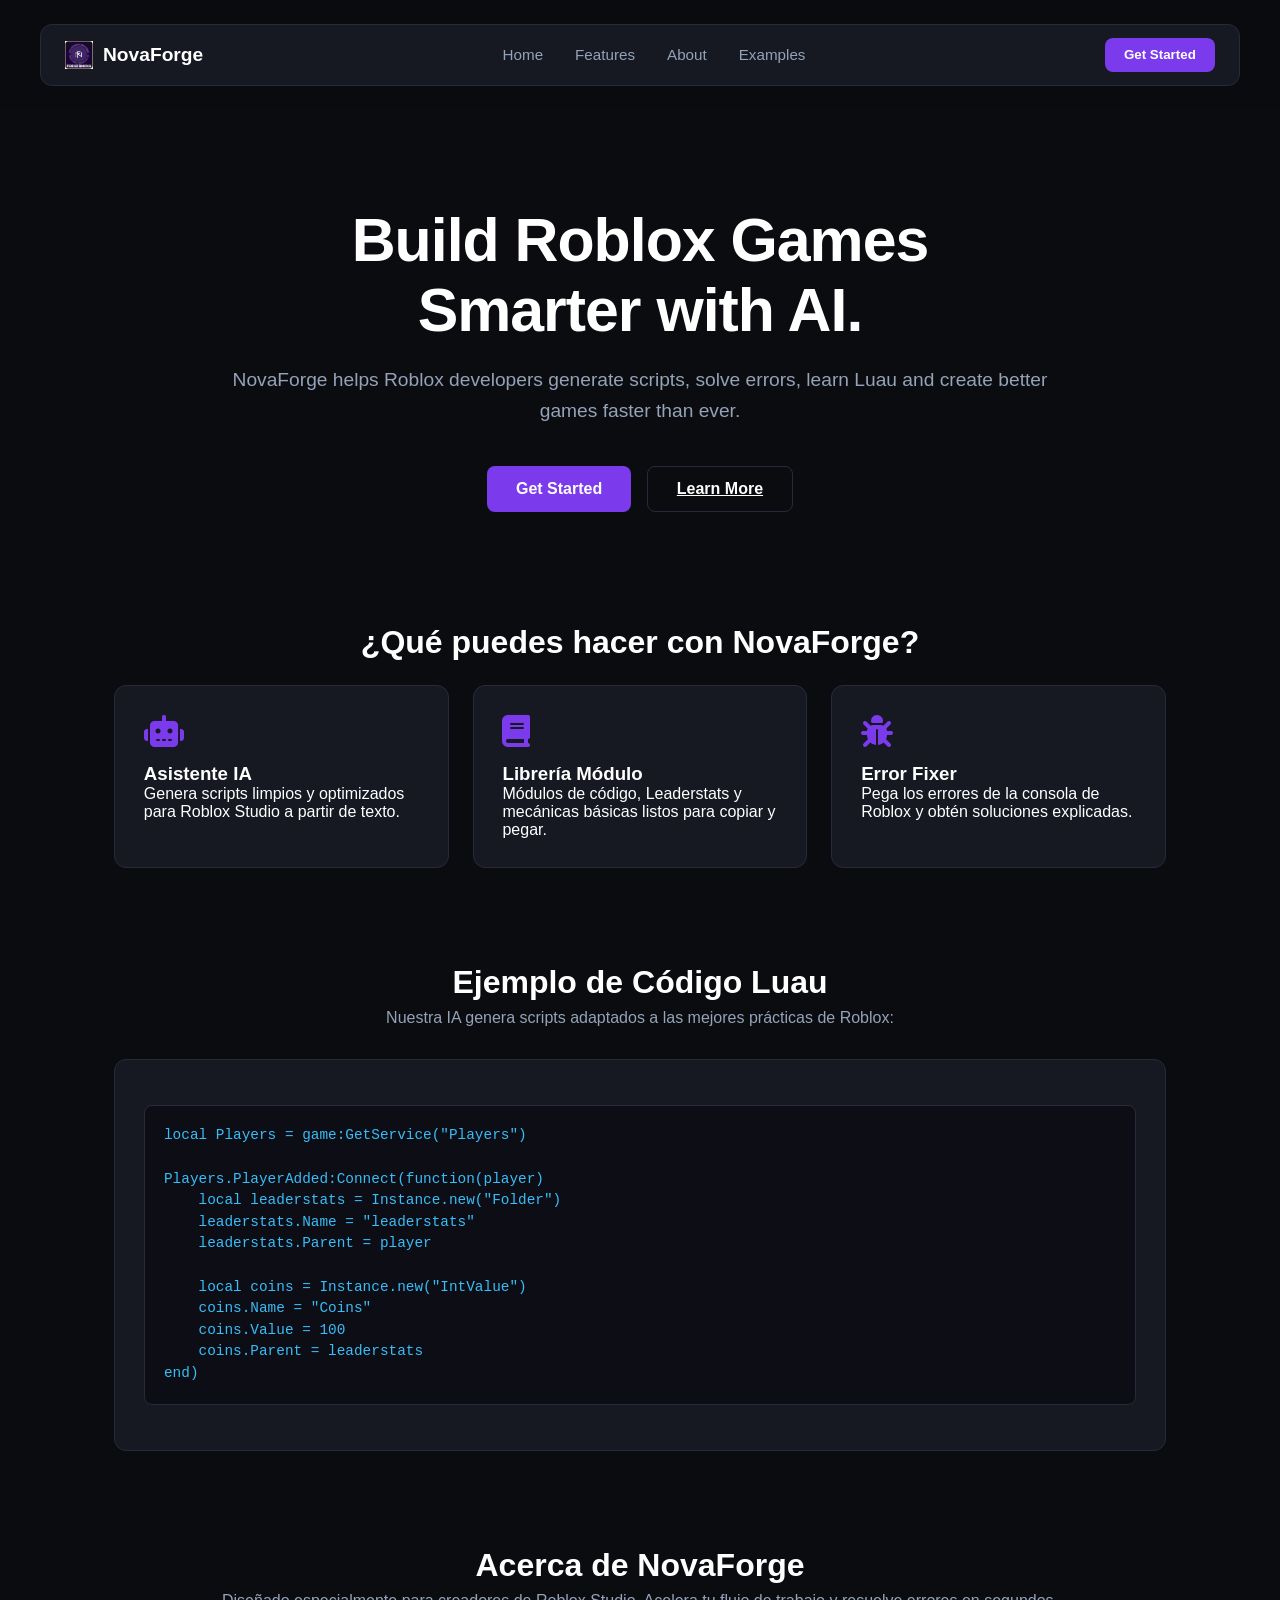
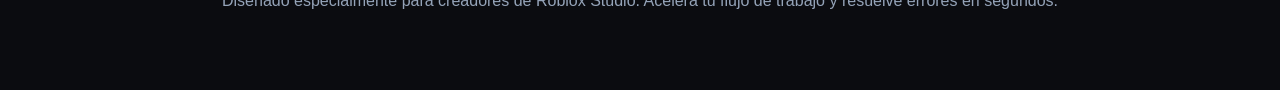
<file: index.html>
<!DOCTYPE html>
<html lang="es">
<head>
    <meta charset="UTF-8">
    <meta name="viewport" content="width=device-width, initial-scale=1.0">
    <title>NovaForge | Your Intelligent Developer Assistant</title>
    <link rel="stylesheet" href="style.css?v=8.0">
    <link rel="stylesheet" href="https://cdnjs.cloudflare.com/ajax/libs/font-awesome/6.4.0/css/all.min.css">
</head>
<body class="dark-theme theme-purple">

    <!-- ========================================== -->
    <!-- PANTALLA 1: LANDING PAGE INTACTA          -->
    <!-- ========================================== -->
    <div id="landing-screen" class="view-screen active">
        
        <!-- BARRA DE NAVEGACIÓN FLOTANTE -->
        <header class="navbar-container">
            <div class="navbar">
                <div class="nav-brand">
                    <img src="logo.png" alt="NovaForge Logo" class="custom-logo">
                    <span>NovaForge</span>
                </div>
                <nav class="nav-links">
                    <a href="#hero">Home</a>
                    <a href="#features">Features</a>
                    <a href="#about">About</a>
                    <a href="#code">Examples</a>
                </nav>
                <button class="btn-purple" id="btn-enter-app-top">Get Started</button>
            </div>
        </header>

        <main class="landing-body">
            <!-- HERO PRINCIPAL -->
            <section id="hero" class="hero-section">
                <h1 class="hero-title">Build Roblox Games<br>Smarter with AI.</h1>
                <p class="hero-description">
                    NovaForge helps Roblox developers generate scripts, solve errors, learn Luau and create better games faster than ever.
                </p>
                <div class="hero-actions">
                    <button class="btn-purple btn-large" id="btn-enter-app-hero">Get Started</button>
                    <a href="#features" class="btn-outline btn-large">Learn More</a>
                </div>
            </section>

            <!-- CARACTERÍSTICAS -->
            <section id="features" class="section-container">
                <h2 class="section-title">¿Qué puedes hacer con NovaForge?</h2>
                <div class="cards-grid">
                    <div class="glass-card">
                        <i class="fas fa-robot card-icon"></i>
                        <h3>Asistente IA</h3>
                        <p>Genera scripts limpios y optimizados para Roblox Studio a partir de texto.</p>
                    </div>
                    <div class="glass-card">
                        <i class="fas fa-book card-icon"></i>
                        <h3>Librería Módulo</h3>
                        <p>Módulos de código, Leaderstats y mecánicas básicas listos para copiar y pegar.</p>
                    </div>
                    <div class="glass-card">
                        <i class="fas fa-bug card-icon"></i>
                        <h3>Error Fixer</h3>
                        <p>Pega los errores de la consola de Roblox y obtén soluciones explicadas.</p>
                    </div>
                </div>
            </section>

            <!-- EJEMPLO DE CÓDIGO -->
            <section id="code" class="section-container">
                <h2 class="section-title">Ejemplo de Código Luau</h2>
                <p class="section-subtitle">Nuestra IA genera scripts adaptados a las mejores prácticas de Roblox:</p>
                <div class="glass-card preview-code">
                    <pre><code>local Players = game:GetService("Players")

Players.PlayerAdded:Connect(function(player)
    local leaderstats = Instance.new("Folder")
    leaderstats.Name = "leaderstats"
    leaderstats.Parent = player

    local coins = Instance.new("IntValue")
    coins.Name = "Coins"
    coins.Value = 100
    coins.Parent = leaderstats
end)</code></pre>
                </div>
            </section>

            <!-- ACERCA DE -->
            <section id="about" class="section-container text-center">
                <h2 class="section-title">Acerca de NovaForge</h2>
                <p class="section-subtitle">
                    Diseñado especialmente para creadores de Roblox Studio. Acelera tu flujo de trabajo y resuelve errores en segundos.
                </p>
            </section>
        </main>
    </div>

    <!-- ========================================== -->
    <!-- PANTALLA 2: DASHBOARD / INTERFAZ APP       -->
    <!-- ========================================== -->
    <div id="app-screen" class="view-screen hidden">
        <div class="app-layout">
            <aside class="sidebar">
                <div class="sidebar-brand">
                    <img src="logo.png" alt="NovaForge Logo" class="custom-logo">
                    <h2>NovaForge</h2>
                </div>
                
                <nav class="sidebar-nav">
                    <button class="nav-item active" data-view="chat">
                        <i class="fas fa-comments"></i> Chat IA
                    </button>
                    <button class="nav-item" data-view="library">
                        <i class="fas fa-book"></i> Librería
                    </button>
                    <button class="nav-item" data-view="fixer">
                        <i class="fas fa-bug"></i> Error Fixer
                    </button>
                    <button class="nav-item" data-view="settings">
                        <i class="fas fa-cog"></i> Configuración
                    </button>
                </nav>

                <div class="sidebar-footer">
                    <button class="btn-outline" id="btn-back-home" style="width: 100%; margin-bottom: 12px; padding: 8px;">
                        <i class="fas fa-home"></i> Volver a Inicio
                    </button>
                    <span style="font-size: 0.8rem; color: var(--text-secondary);">v8.0 Perfeccionado</span>
                </div>
            </aside>

            <main class="main-content">
                <!-- VISTA: CHAT IA -->
                <section id="view-chat" class="view-section active">
                    <header class="view-header">
                        <h1>Asistente IA para Roblox</h1>
                        <p>Genera scripts en Luau, resuelve dudas o diseña mecánicas.</p>
                    </header>
                    
                    <div class="chat-container">
                        <div class="chat-messages" id="chat-messages">
                            <div class="message ai-message">
                                <i class="fas fa-robot avatar"></i>
                                <div class="message-content">
                                    ¡Hola! Soy el asistente de NovaForge. ¿Qué script o sistema necesitas crear hoy para tu juego?
                                </div>
                            </div>
                        </div>
                        
                        <form class="chat-input-area" id="chat-form">
                            <input type="text" id="chat-input" placeholder="Ej: Hazme un script para un bloque que daña al tocarlo..." required autocomplete="off">
                            <button type="submit" class="btn-purple">
                                <i class="fas fa-paper-plane"></i>
                            </button>
                        </form>
                    </div>
                </section>

                <!-- VISTA: LIBRERÍA -->
                <section id="view-library" class="view-section">
                    <header class="view-header">
                        <h1>Librería de Componentes</h1>
                        <p>Snippets y módulos de código listos para copiar y pegar.</p>
                    </header>

                    <div class="library-grid">
                        <div class="glass-card library-card">
                            <div class="card-badge">DataStore</div>
                            <h3>Leaderstats Base</h3>
                            <p>Guarda monedas y datos esenciales del jugador al entrar.</p>
                            <pre><code>local Players = game:GetService("Players")

Players.PlayerAdded:Connect(function(player)
    local leaderstats = Instance.new("Folder")
    leaderstats.Name = "leaderstats"
    leaderstats.Parent = player

    local coins = Instance.new("IntValue")
    coins.Name = "Coins"
    coins.Value = 0
    coins.Parent = leaderstats
end)</code></pre>
                            <button class="btn-outline copy-btn"><i class="fas fa-copy"></i> Copiar Código</button>
                        </div>

                        <div class="glass-card library-card">
                            <div class="card-badge badge-red">Mecánica</div>
                            <h3>KillBlock (Lava)</h3>
                            <p>Elimina instantáneamente al personaje al tocar la parte.</p>
                            <pre><code>local part = script.Parent

part.Touched:Connect(function(hit)
    local humanoid = hit.Parent:FindFirstChildOfClass("Humanoid")
    if humanoid then
        humanoid.Health = 0
    end
end)</code></pre>
                            <button class="btn-outline copy-btn"><i class="fas fa-copy"></i> Copiar Código</button>
                        </div>

                        <div class="glass-card library-card">
                            <div class="card-badge badge-blue">Interactuable</div>
                            <h3>Puerta Transparente</h3>
                            <p>Permite el paso temporalmente al tocar el bloque.</p>
                            <pre><code>local door = script.Parent
local db = false

door.Touched:Connect(function(hit)
    if hit.Parent:FindFirstChild("Humanoid") and not db then
        db = true
        door.Transparency = 0.8
        door.CanCollide = false
        task.wait(3)
        door.Transparency = 0
        door.CanCollide = true
        db = false
    end
end)</code></pre>
                            <button class="btn-outline copy-btn"><i class="fas fa-copy"></i> Copiar Código</button>
                        </div>

                        <div class="glass-card library-card">
                            <div class="card-badge badge-green">Movimiento</div>
                            <h3>Propulsor de Velocidad</h3>
                            <p>Duplica la velocidad de caminata al pisar la parte.</p>
                            <pre><code>local pad = script.Parent

pad.Touched:Connect(function(hit)
    local hum = hit.Parent:FindFirstChildOfClass("Humanoid")
    if hum and hum.WalkSpeed == 16 then
        hum.WalkSpeed = 32
        task.wait(5)
        hum.WalkSpeed = 16
    end
end)</code></pre>
                            <button class="btn-outline copy-btn"><i class="fas fa-copy"></i> Copiar Código</button>
                        </div>
                    </div>
                </section>

                <!-- VISTA: ERROR FIXER -->
                <section id="view-fixer" class="view-section">
                    <header class="view-header">
                        <h1>Depurador de Errores (Fixer)</h1>
                        <p>Pega el error del Output de Roblox Studio para obtener la solución.</p>
                    </header>

                    <div class="fixer-container glass-card">
                        <textarea id="fixer-input" rows="5" placeholder="Pega el mensaje de error aquí... Ej: ServerScriptService.Script:5: attempt to index nil with 'Humanoid'"></textarea>
                        <button id="fixer-submit" class="btn-purple" style="margin-top: 10px;">
                            <i class="fas fa-wrench"></i> Analizar y Resolver
                        </button>

                        <div id="fixer-result" class="fixer-result-box hidden">
                            <h3 style="margin-bottom: 10px;"><i class="fas fa-check-circle" style="color: #10b981;"></i> Diagnóstico</h3>
                            <div id="fixer-content"></div>
                        </div>
                    </div>
                </section>

                <!-- VISTA: CONFIGURACIÓN -->
                <section id="view-settings" class="view-section">
                    <header class="view-header">
                        <h1>Configuración y Personalización</h1>
                        <p>Ajusta el tema y la apariencia del panel.</p>
                    </header>

                    <div class="settings-grid">
                        <div class="glass-card">
                            <h3><i class="fas fa-adjust"></i> Modo de Tema</h3>
                            <p style="color: var(--text-secondary); margin: 8px 0 15px 0;">Alterna entre modo oscuro y claro.</p>
                            <button id="theme-toggle-btn" class="btn-outline">
                                <i class="fas fa-sun"></i> <span id="theme-btn-text">Cambiar a Modo Claro</span>
                            </button>
                        </div>

                        <div class="glass-card">
                            <h3><i class="fas fa-palette"></i> Color de Acento</h3>
                            <p style="color: var(--text-secondary); margin: 8px 0 12px 0;">Elige tu color preferido:</p>
                            <div class="color-options">
                                <button class="color-btn purple active" data-color="purple" title="Morado"></button>
                                <button class="color-btn blue" data-color="blue" title="Azul"></button>
                                <button class="color-btn green" data-color="green" title="Verde"></button>
                                <button class="color-btn orange" data-color="orange" title="Naranja"></button>
                            </div>
                        </div>
                    </div>
                </section>

            </main>
        </div>
    </div>

    <script src="script.js?v=8.0"></script>
</body>
</html>
</file>
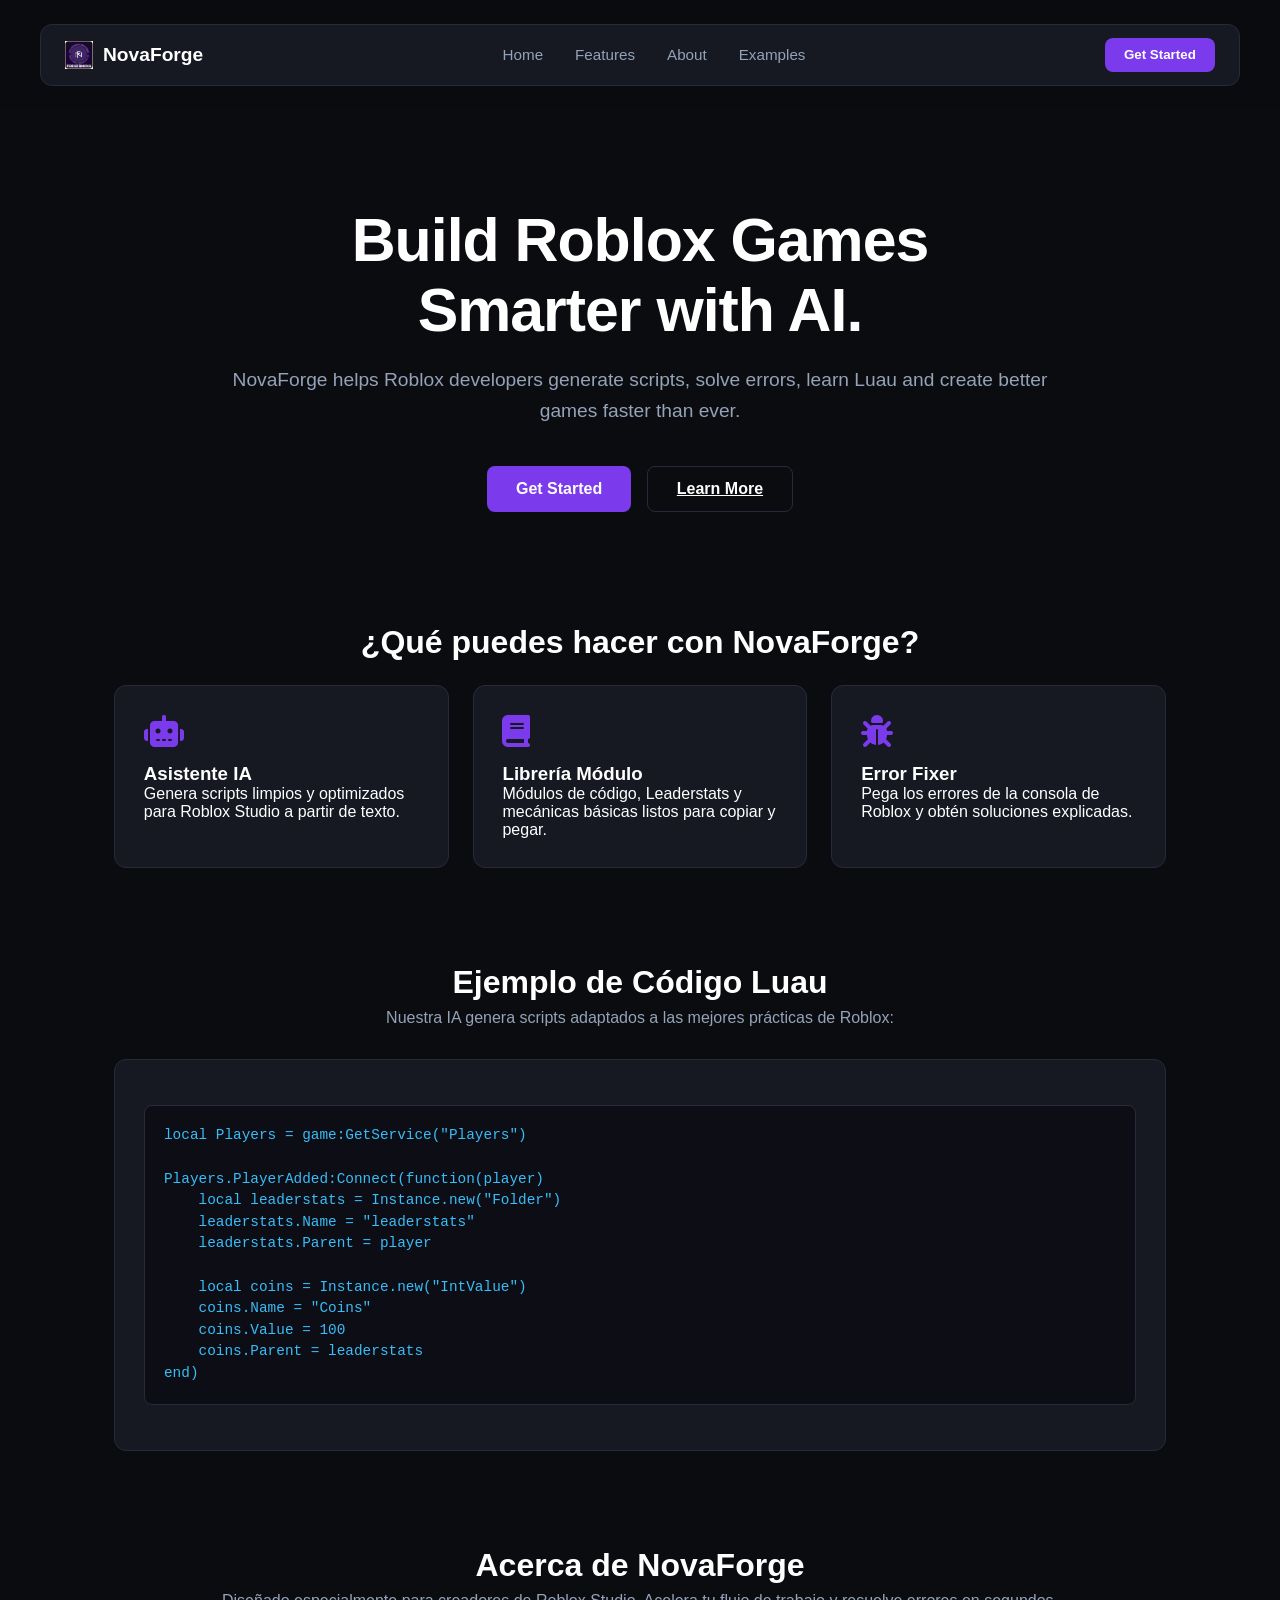
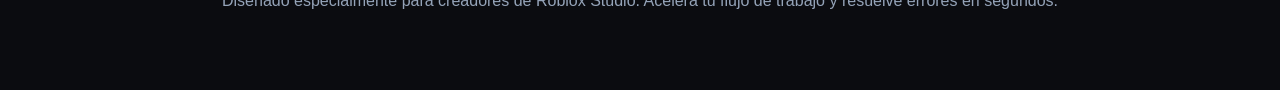
<file: dashboard.html>
<!DOCTYPE html>
<html lang="es">
<head>
    <meta charset="UTF-8">
    <meta http-equiv="refresh" content="0; url=index.html">
    <title>Redirigiendo...</title>
</head>
<body>
    <script>window.location.href = "index.html";</script>
</body>
</html>
</file>
<file: style.css>
:root {
    --bg-dark: #0b0c10;
    --card-bg: #161822;
    --accent-color: #7c3aed;
    --accent-hover: #6d28d9;
    --text-primary: #ffffff;
    --text-secondary: #94a3b8;
    --border-color: #272a3b;
    --code-bg: #0d0e15;
}

/* COLORES DE TEMAS */
body.theme-purple { --accent-color: #7c3aed; --accent-hover: #6d28d9; }
body.theme-blue { --accent-color: #2563eb; --accent-hover: #1d4ed8; }
body.theme-green { --accent-color: #10b981; --accent-hover: #059669; }
body.theme-orange { --accent-color: #f97316; --accent-hover: #ea580c; }

/* MODO CLARO INTEGRAL */
body.light-mode {
    --bg-dark: #f8fafc;
    --card-bg: #ffffff;
    --text-primary: #0f172a;
    --text-secondary: #64748b;
    --border-color: #cbd5e1;
    --code-bg: #1e293b;
}

* {
    margin: 0;
    padding: 0;
    box-sizing: border-box;
    font-family: -apple-system, BlinkMacSystemFont, "Segoe UI", Roboto, sans-serif;
}

body {
    background-color: var(--bg-dark);
    color: var(--text-primary);
    min-height: 100vh;
}

.view-screen.hidden { display: none !important; }
.view-screen.active { display: block; }

/* LANDING NAVBAR */
.navbar-container {
    padding: 1.5rem 2rem;
    position: sticky;
    top: 0;
    z-index: 100;
    background: rgba(11, 12, 16, 0.85);
    backdrop-filter: blur(12px);
}

.navbar {
    max-width: 1200px;
    margin: 0 auto;
    display: flex;
    justify-content: space-between;
    align-items: center;
    background: var(--card-bg);
    padding: 0.8rem 1.5rem;
    border-radius: 12px;
    border: 1px solid var(--border-color);
}

.nav-brand {
    display: flex;
    align-items: center;
    gap: 10px;
    font-size: 1.2rem;
    font-weight: 700;
}

.custom-logo { width: 28px; height: 28px; object-fit: contain; }

.nav-links { display: flex; gap: 2rem; }
.nav-links a {
    color: var(--text-secondary);
    text-decoration: none;
    font-size: 0.95rem;
    transition: color 0.2s;
}
.nav-links a:hover { color: var(--text-primary); }

/* BOTONES */
.btn-purple {
    background: var(--accent-color);
    color: #ffffff;
    border: none;
    padding: 0.6rem 1.2rem;
    border-radius: 8px;
    font-weight: 600;
    cursor: pointer;
    transition: background 0.2s;
}
.btn-purple:hover { background: var(--accent-hover); }

.btn-outline {
    background: transparent;
    color: var(--text-primary);
    border: 1px solid var(--border-color);
    padding: 0.6rem 1.2rem;
    border-radius: 8px;
    font-weight: 600;
    cursor: pointer;
}
.btn-outline:hover { background: var(--card-bg); }

.btn-large { padding: 0.8rem 1.8rem; font-size: 1rem; }

/* HERO SECTION DE LA PORTADA */
.hero-section {
    text-align: center;
    padding: 6rem 1rem 4rem 1rem;
    max-width: 900px;
    margin: 0 auto;
}

.hero-title {
    font-size: 3.8rem;
    font-weight: 800;
    line-height: 1.15;
    margin-bottom: 1.2rem;
    letter-spacing: -1px;
}

.hero-description {
    font-size: 1.2rem;
    color: var(--text-secondary);
    margin-bottom: 2.5rem;
    line-height: 1.6;
}

.hero-actions { display: flex; justify-content: center; gap: 1rem; }

/* SECCIONES Y REJILLAS DE TARJETAS */
.section-container {
    max-width: 1100px;
    margin: 0 auto;
    padding: 3rem 1.5rem;
}

.section-title {
    font-size: 2rem;
    font-weight: 700;
    margin-bottom: 0.5rem;
    text-align: center;
}

.section-subtitle {
    color: var(--text-secondary);
    text-align: center;
    margin-bottom: 2rem;
}

.text-center { text-align: center; }

.cards-grid, .library-grid, .settings-grid {
    display: grid;
    grid-template-columns: repeat(auto-fit, minmax(280px, 1fr));
    gap: 1.5rem;
    margin-top: 1.5rem;
}

.glass-card {
    background: var(--card-bg);
    border: 1px solid var(--border-color);
    border-radius: 12px;
    padding: 1.8rem;
    position: relative;
}

.card-icon {
    font-size: 2rem;
    color: var(--accent-color);
    margin-bottom: 1rem;
}

/* REGLAS DE CÓDIGO - LIMPIAS Y UNIFORMES */
pre {
    background: var(--code-bg) !important;
    border-radius: 8px;
    padding: 1.2rem;
    overflow-x: auto;
    margin: 1rem 0;
    border: 1px solid var(--border-color);
}

code {
    background: transparent !important;
    color: #38bdf8 !important;
    font-family: 'Fira Code', Consolas, monospace;
    font-size: 0.9rem;
    line-height: 1.5;
}

.card-badge {
    position: absolute;
    top: 15px;
    right: 15px;
    background: var(--accent-color);
    color: #fff;
    font-size: 0.75rem;
    padding: 3px 8px;
    border-radius: 6px;
    font-weight: 600;
}
.badge-red { background: #ef4444; }
.badge-blue { background: #3b82f6; }
.badge-green { background: #10b981; }

/* APP LAYOUT */
.app-layout { display: flex; min-height: 100vh; }

.sidebar {
    width: 250px;
    background: var(--card-bg);
    border-right: 1px solid var(--border-color);
    padding: 1.5rem;
    display: flex;
    flex-direction: column;
}

.sidebar-brand { display: flex; align-items: center; gap: 10px; margin-bottom: 2rem; }

.sidebar-nav { display: flex; flex-direction: column; gap: 0.5rem; flex: 1; }

.nav-item {
    background: transparent;
    border: none;
    color: var(--text-secondary);
    padding: 0.8rem 1rem;
    border-radius: 8px;
    text-align: left;
    cursor: pointer;
    display: flex;
    align-items: center;
    gap: 10px;
    font-size: 0.95rem;
}

.nav-item.active, .nav-item:hover {
    background: var(--accent-color);
    color: #ffffff;
}

.main-content { flex: 1; padding: 2rem; background: var(--bg-dark); }
.view-section { display: none; }
.view-section.active { display: block; }
.view-header { margin-bottom: 2rem; }

/* CHAT INTERACTION */
.chat-container {
    background: var(--card-bg);
    border: 1px solid var(--border-color);
    border-radius: 12px;
    height: 520px;
    display: flex;
    flex-direction: column;
}
.chat-messages { flex: 1; padding: 1.5rem; overflow-y: auto; }
.message { display: flex; gap: 12px; margin-bottom: 1rem; }
.user-message { justify-content: flex-end; }
.message-content {
    background: var(--border-color);
    padding: 0.8rem 1.2rem;
    border-radius: 10px;
    max-width: 80%;
}
.user-message .message-content { background: var(--accent-color); color: #fff; }

.chat-input-area {
    display: flex;
    padding: 1rem;
    gap: 10px;
    border-top: 1px solid var(--border-color);
}

.chat-input-area input, .fixer-container textarea {
    flex: 1;
    background: var(--bg-dark);
    border: 1px solid var(--border-color);
    color: var(--text-primary);
    padding: 0.8rem 1rem;
    border-radius: 8px;
}

/* OPCIONES DE COLOR */
.color-options { display: flex; gap: 10px; }
.color-btn {
    width: 32px;
    height: 32px;
    border-radius: 50%;
    border: 2px solid transparent;
    cursor: pointer;
}
.color-btn.active { border-color: var(--text-primary); }
.color-btn.purple { background: #7c3aed; }
.color-btn.blue { background: #2563eb; }
.color-btn.green { background: #10b981; }
.color-btn.orange { background: #f97316; }

.fixer-result-box {
    margin-top: 1.5rem;
    padding-top: 1rem;
    border-top: 1px solid var(--border-color);
}
</file>
